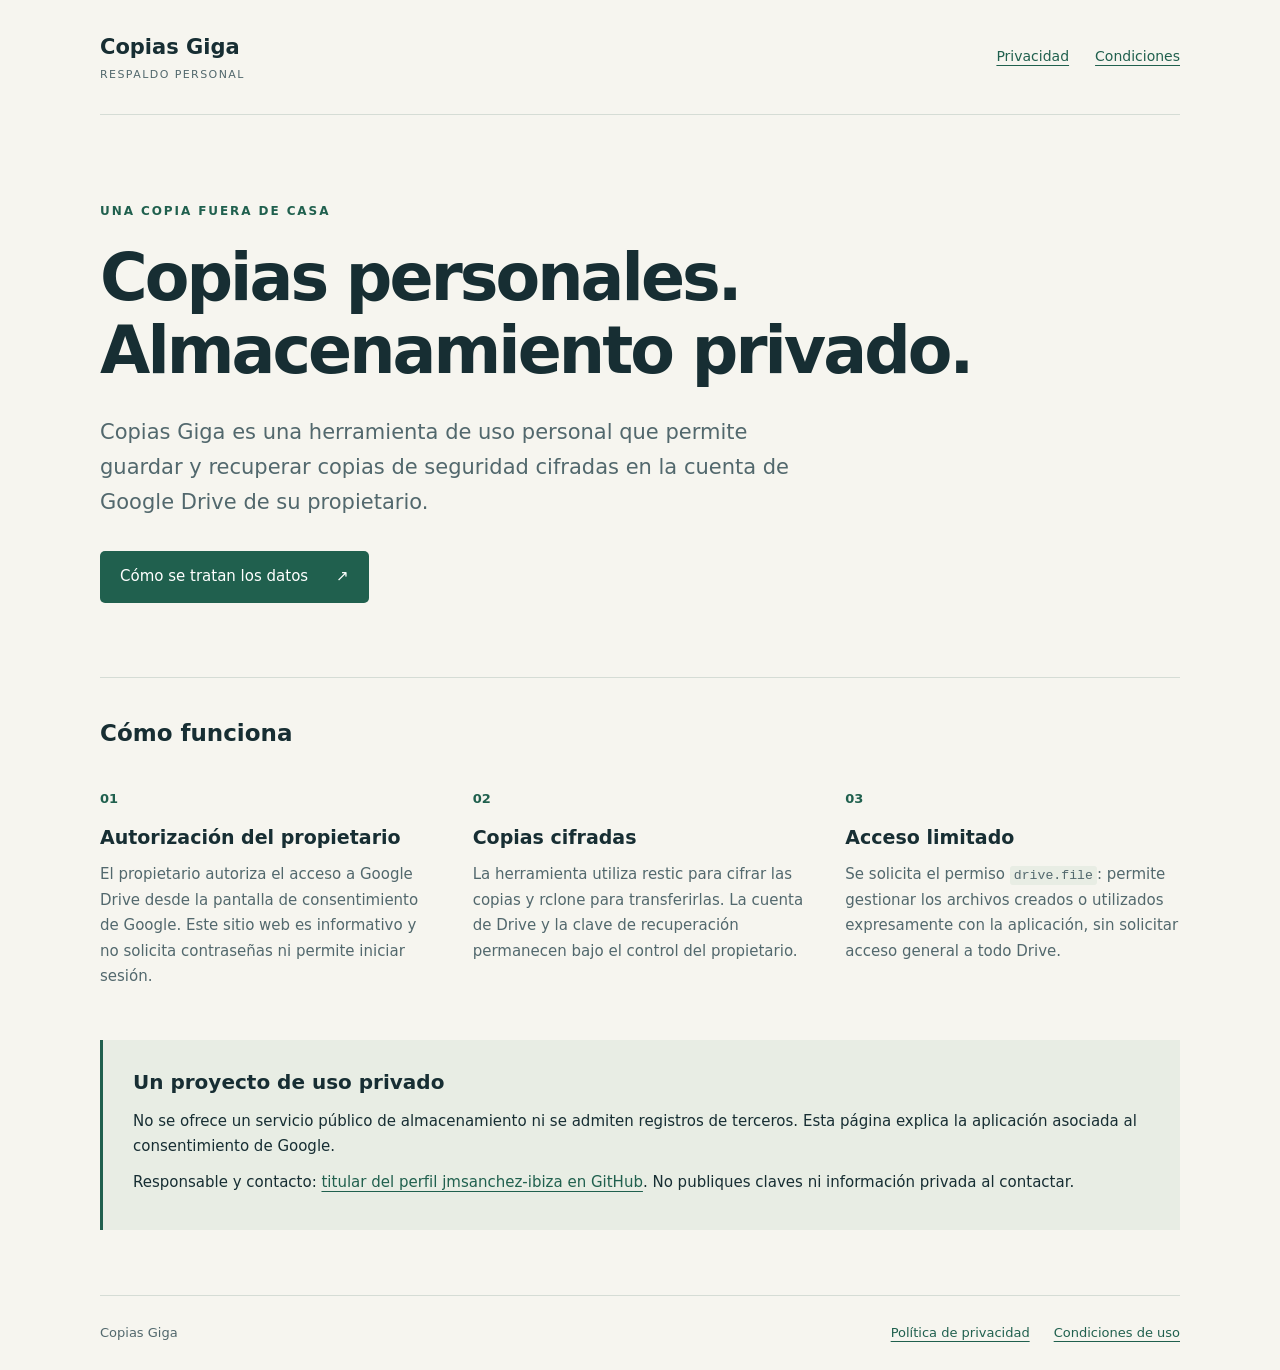
<file: index.html>
<!doctype html>
<html lang="es">
<head>
  <meta charset="utf-8">
  <meta name="viewport" content="width=device-width, initial-scale=1">
  <meta name="description" content="Copias Giga: herramienta privada de copias de seguridad cifradas en Google Drive.">
  <title>Copias Giga · Respaldo personal</title>
  <link rel="stylesheet" href="styles.css">
</head>
<body>
  <header class="wrap"><a class="brand" href="index.html">Copias Giga<span>Respaldo personal</span></a><nav aria-label="Principal"><a href="privacidad.html">Privacidad</a><a href="condiciones.html">Condiciones</a></nav></header>
  <main class="wrap">
    <section class="hero"><p class="eyebrow">Una copia fuera de casa</p><h1>Copias personales.<br>Almacenamiento privado.</h1><p class="intro">Copias Giga es una herramienta de uso personal que permite guardar y recuperar copias de seguridad cifradas en la cuenta de Google Drive de su propietario.</p><a class="button" href="privacidad.html">Cómo se tratan los datos <span aria-hidden="true">↗</span></a></section>
    <section class="details" aria-labelledby="funcionamiento"><h2 id="funcionamiento">Cómo funciona</h2><div><article><span class="number">01</span><h3>Autorización del propietario</h3><p>El propietario autoriza el acceso a Google Drive desde la pantalla de consentimiento de Google. Este sitio web es informativo y no solicita contraseñas ni permite iniciar sesión.</p></article><article><span class="number">02</span><h3>Copias cifradas</h3><p>La herramienta utiliza restic para cifrar las copias y rclone para transferirlas. La cuenta de Drive y la clave de recuperación permanecen bajo el control del propietario.</p></article><article><span class="number">03</span><h3>Acceso limitado</h3><p>Se solicita el permiso <code>drive.file</code>: permite gestionar los archivos creados o utilizados expresamente con la aplicación, sin solicitar acceso general a todo Drive.</p></article></div></section>
    <aside class="note"><h2>Un proyecto de uso privado</h2><p>No se ofrece un servicio público de almacenamiento ni se admiten registros de terceros. Esta página explica la aplicación asociada al consentimiento de Google.</p><p>Responsable y contacto: <a href="https://github.com/jmsanchez-ibiza">titular del perfil jmsanchez-ibiza en GitHub</a>. No publiques claves ni información privada al contactar.</p></aside>
  </main>
  <footer class="wrap"><span>Copias Giga</span><div><a href="privacidad.html">Política de privacidad</a><a href="condiciones.html">Condiciones de uso</a></div></footer>
</body>
</html>
</file>
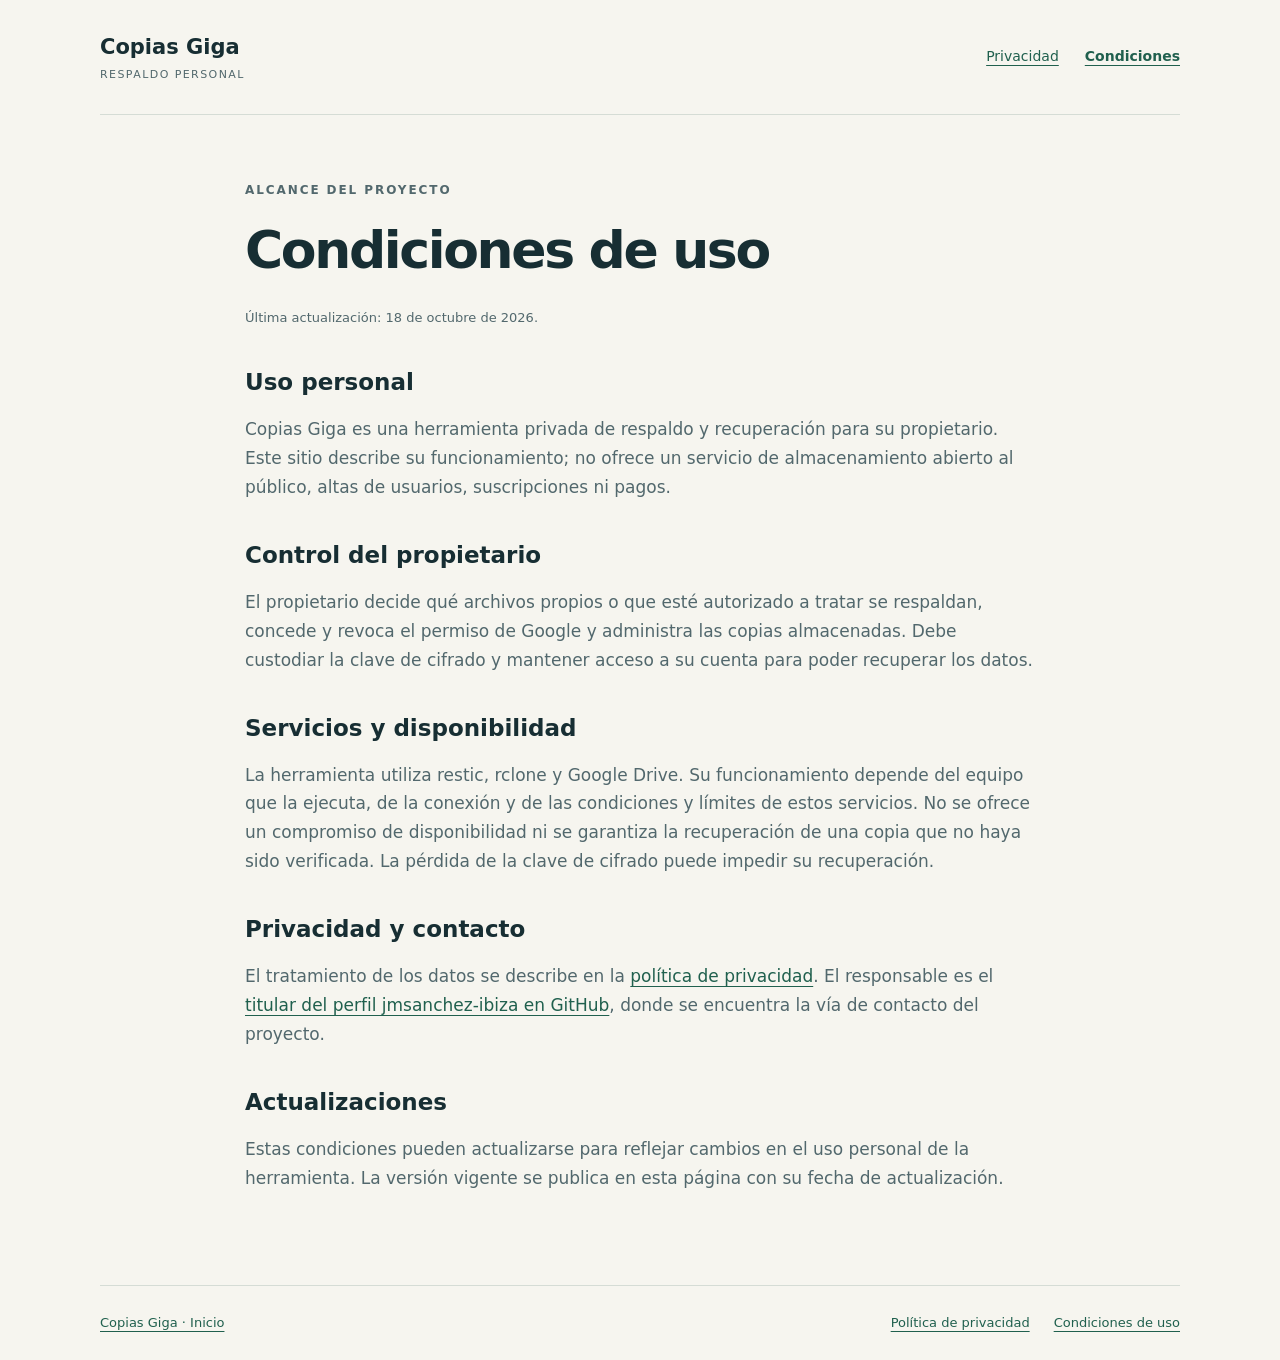
<file: condiciones.html>
<!doctype html>
<html lang="es">
<head><meta charset="utf-8"><meta name="viewport" content="width=device-width, initial-scale=1"><meta name="description" content="Condiciones de uso personal de Copias Giga."><title>Condiciones · Copias Giga</title><link rel="stylesheet" href="styles.css"></head>
<body>
  <header class="wrap"><a class="brand" href="index.html">Copias Giga<span>Respaldo personal</span></a><nav aria-label="Principal"><a href="privacidad.html">Privacidad</a><a href="condiciones.html" aria-current="page">Condiciones</a></nav></header>
  <main class="wrap document"><p class="eyebrow">Alcance del proyecto</p><h1>Condiciones de uso</h1><p class="date">Última actualización: 18 de octubre de 2026.</p>
    <h2>Uso personal</h2><p>Copias Giga es una herramienta privada de respaldo y recuperación para su propietario. Este sitio describe su funcionamiento; no ofrece un servicio de almacenamiento abierto al público, altas de usuarios, suscripciones ni pagos.</p>
    <h2>Control del propietario</h2><p>El propietario decide qué archivos propios o que esté autorizado a tratar se respaldan, concede y revoca el permiso de Google y administra las copias almacenadas. Debe custodiar la clave de cifrado y mantener acceso a su cuenta para poder recuperar los datos.</p>
    <h2>Servicios y disponibilidad</h2><p>La herramienta utiliza restic, rclone y Google Drive. Su funcionamiento depende del equipo que la ejecuta, de la conexión y de las condiciones y límites de estos servicios. No se ofrece un compromiso de disponibilidad ni se garantiza la recuperación de una copia que no haya sido verificada. La pérdida de la clave de cifrado puede impedir su recuperación.</p>
    <h2>Privacidad y contacto</h2><p>El tratamiento de los datos se describe en la <a href="privacidad.html">política de privacidad</a>. El responsable es el <a href="https://github.com/jmsanchez-ibiza">titular del perfil jmsanchez-ibiza en GitHub</a>, donde se encuentra la vía de contacto del proyecto.</p>
    <h2>Actualizaciones</h2><p>Estas condiciones pueden actualizarse para reflejar cambios en el uso personal de la herramienta. La versión vigente se publica en esta página con su fecha de actualización.</p>
  </main>
  <footer class="wrap"><a href="index.html">Copias Giga · Inicio</a><div><a href="privacidad.html">Política de privacidad</a><a href="condiciones.html">Condiciones de uso</a></div></footer>
</body></html>
</file>
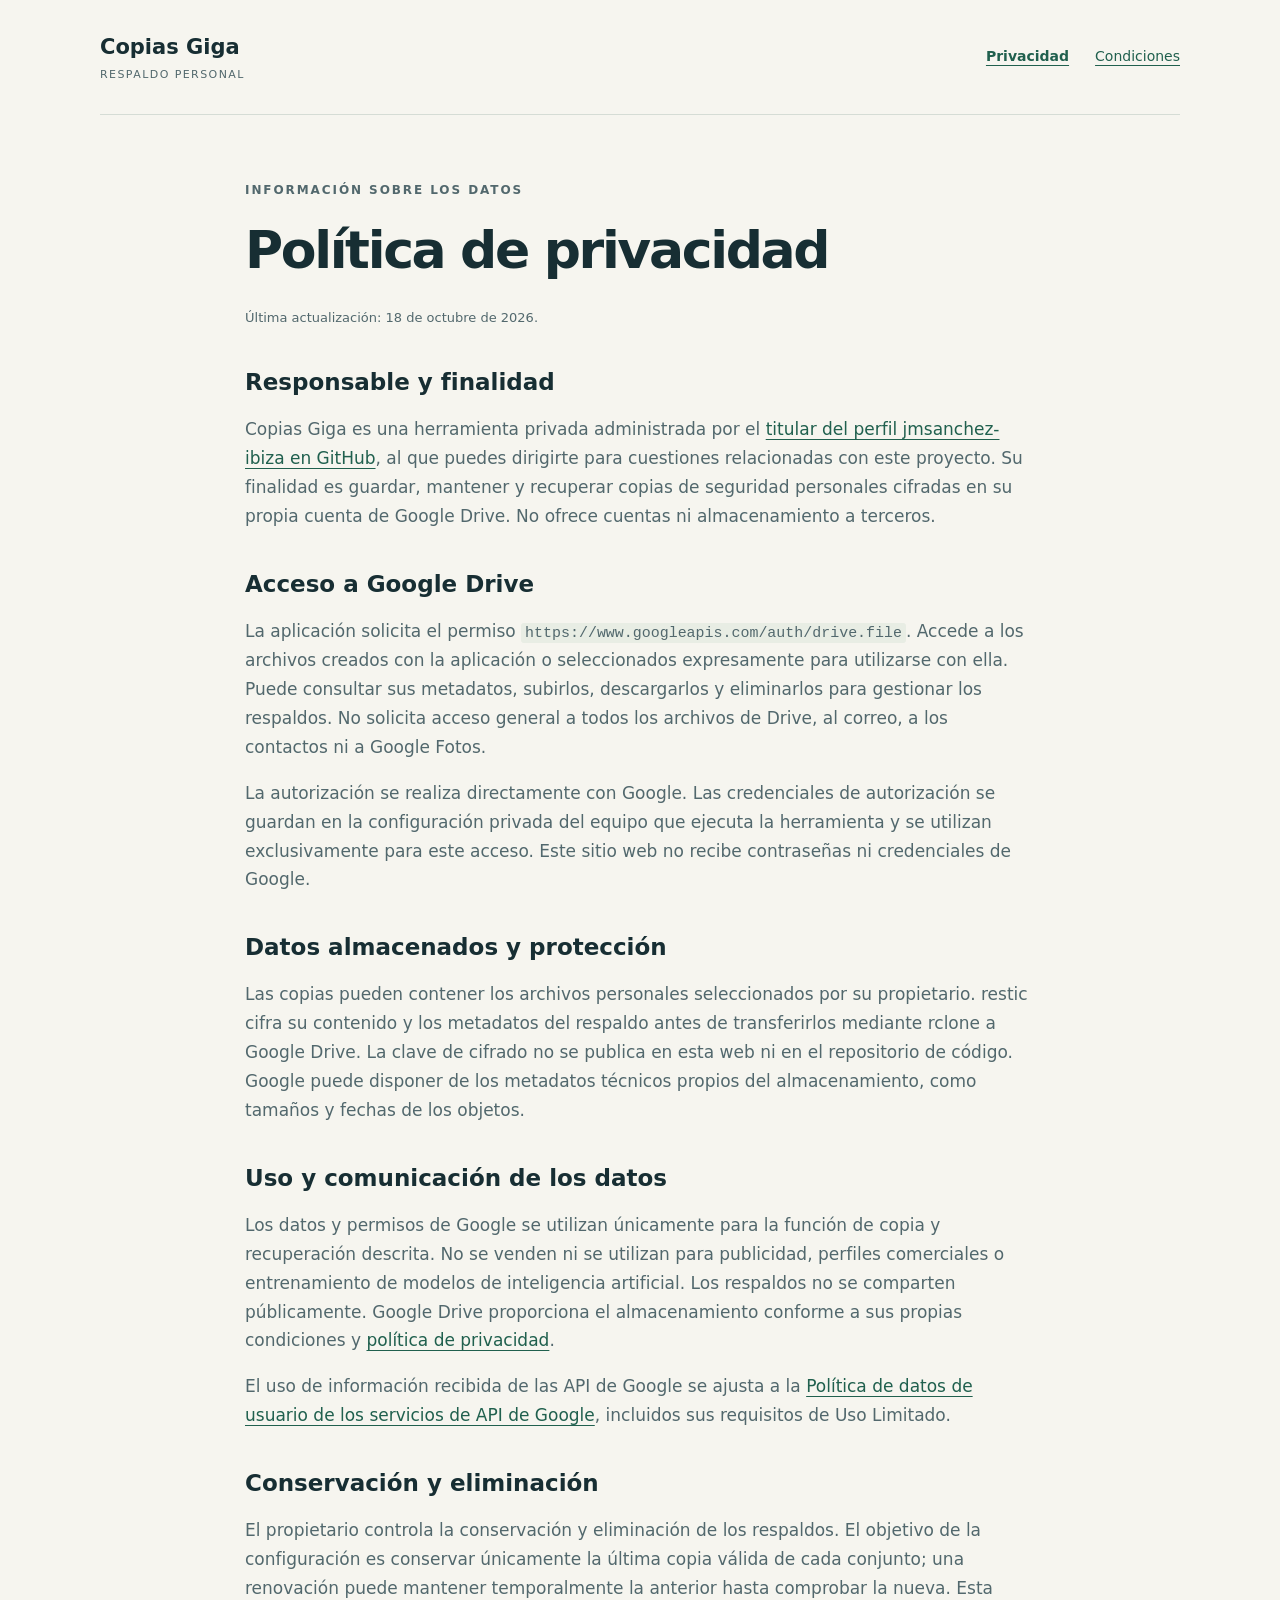
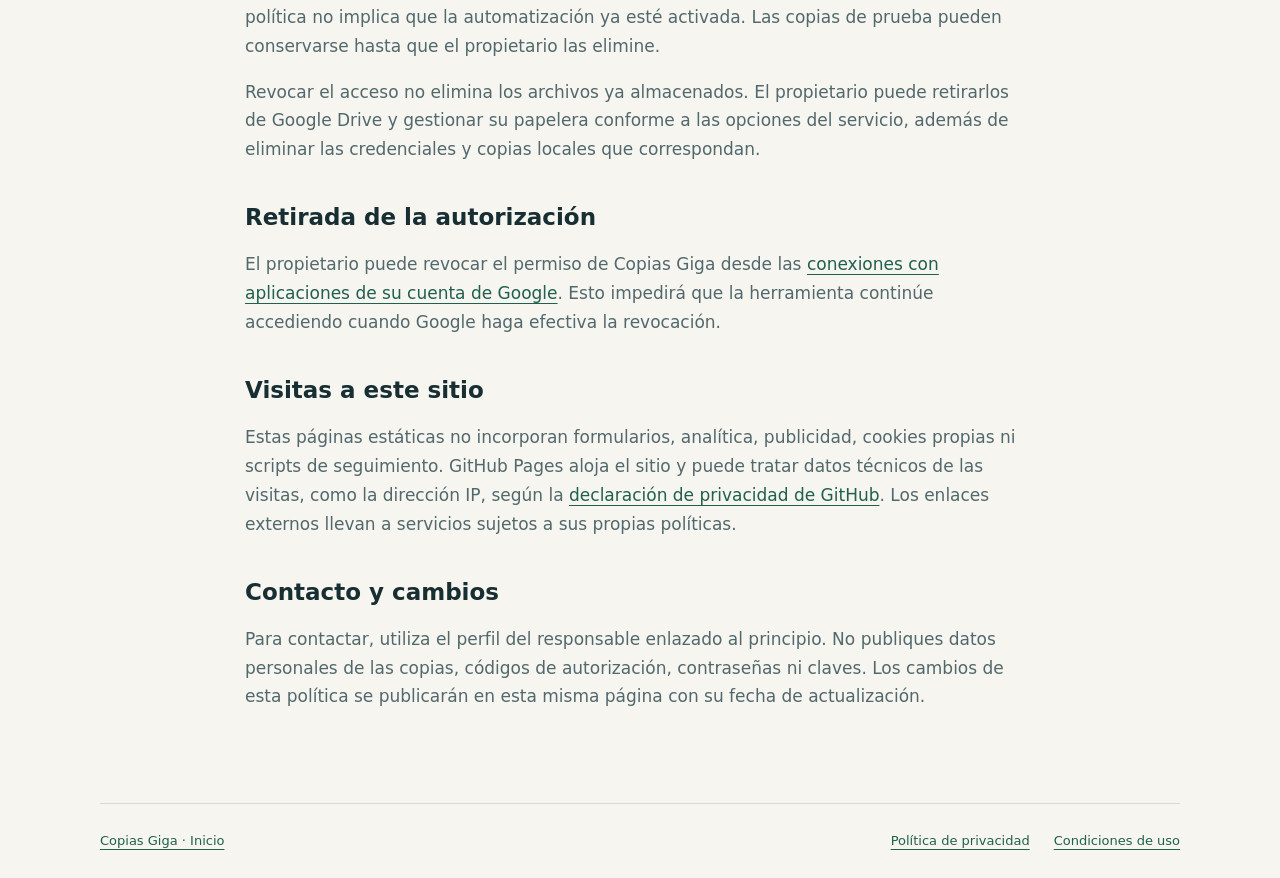
<file: privacidad.html>
<!doctype html>
<html lang="es">
<head><meta charset="utf-8"><meta name="viewport" content="width=device-width, initial-scale=1"><meta name="description" content="Política de privacidad de Copias Giga y del uso de Google Drive para respaldos personales."><title>Privacidad · Copias Giga</title><link rel="stylesheet" href="styles.css"></head>
<body>
  <header class="wrap"><a class="brand" href="index.html">Copias Giga<span>Respaldo personal</span></a><nav aria-label="Principal"><a href="privacidad.html" aria-current="page">Privacidad</a><a href="condiciones.html">Condiciones</a></nav></header>
  <main class="wrap document"><p class="eyebrow">Información sobre los datos</p><h1>Política de privacidad</h1><p class="date">Última actualización: 18 de octubre de 2026.</p>
    <h2>Responsable y finalidad</h2><p>Copias Giga es una herramienta privada administrada por el <a href="https://github.com/jmsanchez-ibiza">titular del perfil jmsanchez-ibiza en GitHub</a>, al que puedes dirigirte para cuestiones relacionadas con este proyecto. Su finalidad es guardar, mantener y recuperar copias de seguridad personales cifradas en su propia cuenta de Google Drive. No ofrece cuentas ni almacenamiento a terceros.</p>
    <h2>Acceso a Google Drive</h2><p>La aplicación solicita el permiso <code>https://www.googleapis.com/auth/drive.file</code>. Accede a los archivos creados con la aplicación o seleccionados expresamente para utilizarse con ella. Puede consultar sus metadatos, subirlos, descargarlos y eliminarlos para gestionar los respaldos. No solicita acceso general a todos los archivos de Drive, al correo, a los contactos ni a Google Fotos.</p><p>La autorización se realiza directamente con Google. Las credenciales de autorización se guardan en la configuración privada del equipo que ejecuta la herramienta y se utilizan exclusivamente para este acceso. Este sitio web no recibe contraseñas ni credenciales de Google.</p>
    <h2>Datos almacenados y protección</h2><p>Las copias pueden contener los archivos personales seleccionados por su propietario. restic cifra su contenido y los metadatos del respaldo antes de transferirlos mediante rclone a Google Drive. La clave de cifrado no se publica en esta web ni en el repositorio de código. Google puede disponer de los metadatos técnicos propios del almacenamiento, como tamaños y fechas de los objetos.</p>
    <h2>Uso y comunicación de los datos</h2><p>Los datos y permisos de Google se utilizan únicamente para la función de copia y recuperación descrita. No se venden ni se utilizan para publicidad, perfiles comerciales o entrenamiento de modelos de inteligencia artificial. Los respaldos no se comparten públicamente. Google Drive proporciona el almacenamiento conforme a sus propias condiciones y <a href="https://policies.google.com/privacy">política de privacidad</a>.</p><p>El uso de información recibida de las API de Google se ajusta a la <a href="https://developers.google.com/terms/api-services-user-data-policy">Política de datos de usuario de los servicios de API de Google</a>, incluidos sus requisitos de Uso Limitado.</p>
    <h2>Conservación y eliminación</h2><p>El propietario controla la conservación y eliminación de los respaldos. El objetivo de la configuración es conservar únicamente la última copia válida de cada conjunto; una renovación puede mantener temporalmente la anterior hasta comprobar la nueva. Esta política no implica que la automatización ya esté activada. Las copias de prueba pueden conservarse hasta que el propietario las elimine.</p><p>Revocar el acceso no elimina los archivos ya almacenados. El propietario puede retirarlos de Google Drive y gestionar su papelera conforme a las opciones del servicio, además de eliminar las credenciales y copias locales que correspondan.</p>
    <h2>Retirada de la autorización</h2><p>El propietario puede revocar el permiso de Copias Giga desde las <a href="https://myaccount.google.com/connections">conexiones con aplicaciones de su cuenta de Google</a>. Esto impedirá que la herramienta continúe accediendo cuando Google haga efectiva la revocación.</p>
    <h2>Visitas a este sitio</h2><p>Estas páginas estáticas no incorporan formularios, analítica, publicidad, cookies propias ni scripts de seguimiento. GitHub Pages aloja el sitio y puede tratar datos técnicos de las visitas, como la dirección IP, según la <a href="https://docs.github.com/en/site-policy/privacy-policies/github-general-privacy-statement">declaración de privacidad de GitHub</a>. Los enlaces externos llevan a servicios sujetos a sus propias políticas.</p>
    <h2>Contacto y cambios</h2><p>Para contactar, utiliza el perfil del responsable enlazado al principio. No publiques datos personales de las copias, códigos de autorización, contraseñas ni claves. Los cambios de esta política se publicarán en esta misma página con su fecha de actualización.</p>
  </main>
  <footer class="wrap"><a href="index.html">Copias Giga · Inicio</a><div><a href="privacidad.html">Política de privacidad</a><a href="condiciones.html">Condiciones de uso</a></div></footer>
</body></html>
</file>
<file: styles.css>
:root{color-scheme:light;--ink:#172e33;--muted:#52686d;--paper:#f6f5ef;--accent:#20604e;--line:#d5dcd5}*{box-sizing:border-box}body{margin:0;background:var(--paper);color:var(--ink);font:17px/1.7 system-ui,-apple-system,"Segoe UI",sans-serif}.wrap{width:min(1080px,calc(100% - 48px));margin-inline:auto}a{color:var(--accent);text-underline-offset:4px}a:hover{text-decoration-thickness:2px}a:focus-visible{outline:3px solid #b55d19;outline-offset:5px}header{display:flex;align-items:center;justify-content:space-between;gap:28px;padding-block:30px;border-bottom:1px solid var(--line)}.brand{font-size:21px;font-weight:750;text-decoration:none;color:var(--ink)}.brand span{display:block;font-size:11px;font-weight:500;letter-spacing:.13em;text-transform:uppercase;color:var(--muted)}nav{display:flex;gap:26px;font-size:14px}nav a[aria-current]{font-weight:700}.hero{padding:86px 0 74px;max-width:890px}.eyebrow{font-size:12px;font-weight:700;letter-spacing:.16em;text-transform:uppercase;color:var(--accent);margin:0 0 20px}h1{font-size:clamp(38px,5.5vw,65px);letter-spacing:-.045em;line-height:1.12;font-weight:650;margin:0 0 28px}.intro{font-size:21px;line-height:1.65;max-width:720px;color:var(--muted);margin-bottom:32px}.button{display:inline-flex;align-items:center;gap:28px;background:var(--accent);color:white;padding:13px 20px;border-radius:5px;text-decoration:none;font-size:15px}.details{border-top:1px solid var(--line);padding:36px 0 50px}.details>h2{font-size:23px;margin:0 0 30px}.details>div{display:grid;grid-template-columns:repeat(3,minmax(0,1fr));gap:38px}.number{color:var(--accent);font-size:13px;font-weight:700}h3{font-size:19px;line-height:1.4;margin:12px 0}article p{font-size:15px;color:var(--muted);margin:0}.note{background:#e8ede4;border-left:3px solid var(--accent);padding:25px 30px;margin:0 0 65px}.note h2{font-size:20px;margin:0 0 10px}.note p{font-size:15px;margin:10px 0}footer{border-top:1px solid var(--line);padding-block:26px;display:flex;justify-content:space-between;gap:24px;font-size:13px;color:var(--muted)}footer>div{display:flex;gap:24px}.document{max-width:790px;padding-block:65px 75px}.document h1{font-size:clamp(36px,5vw,52px)}.document h2{font-size:23px;line-height:1.35;margin:38px 0 12px}.document p{color:var(--muted)}.date{font-size:13px}code{font-size:.88em;overflow-wrap:anywhere;background:#e8ede4;padding:2px 4px;border-radius:3px}@media(max-width:680px){.wrap{width:calc(100% - 36px)}header{align-items:flex-start;gap:20px}nav{gap:16px;font-size:13px}.hero{padding-block:55px}.intro{font-size:18px}.details>div{grid-template-columns:1fr;gap:28px}.note{padding:20px}.document{padding-block:45px}footer{flex-direction:column;gap:10px}footer>div{flex-wrap:wrap;gap:16px}}@media(prefers-reduced-motion:reduce){*{scroll-behavior:auto}}
</file>
